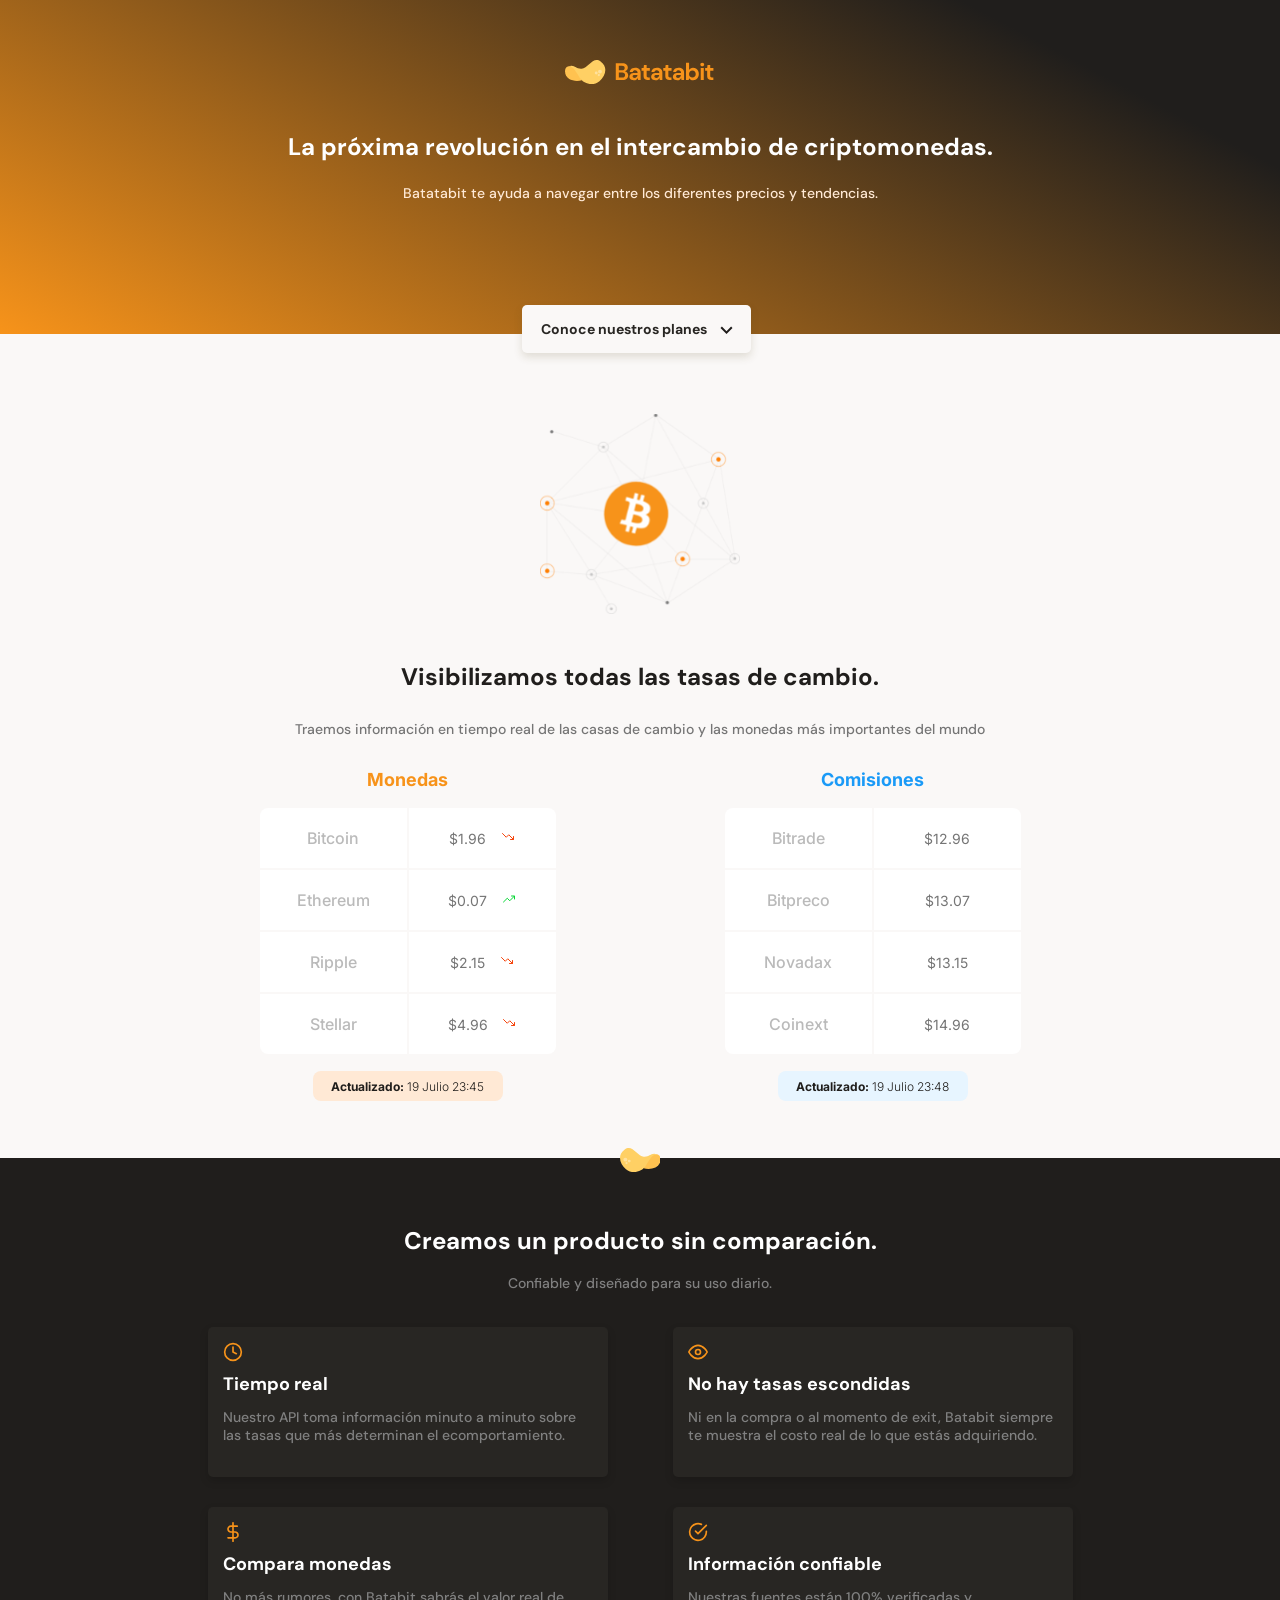
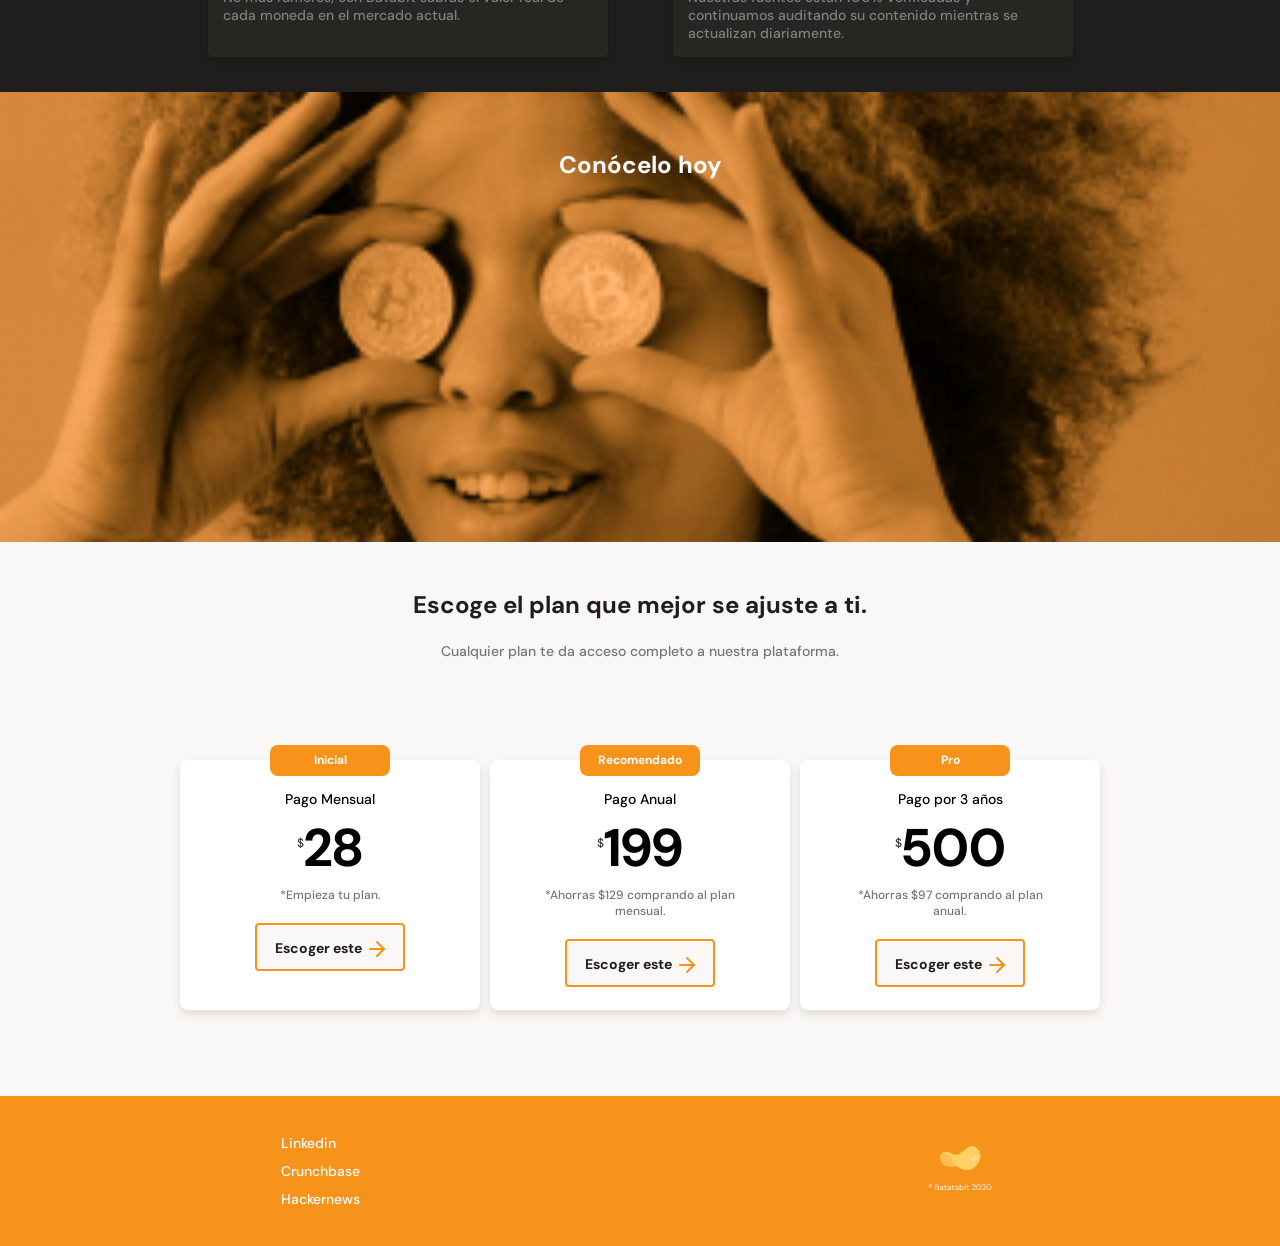
<file: index.html>
<!DOCTYPE html>
<html lang="en">
    <head>
        <meta charset="UTF-8">
        <meta name="viewport" content="width=device-width, initial-scale=1.0">
        <title>Batatabit</title>
        <link rel="preconnect" href="https://fonts.gstatic.com">
        <link href="https://fonts.googleapis.com/css2?family=DM+Sans:wght@400;500;700&family=Inter:wght@300;500&display=swap" rel="stylesheet">
        <link rel="stylesheet" href="./styles.css">
        <link rel="stylesheet" href="./css/tablet.css" media="(min-width: 930px)" >
    </head>
    <body>
        <header>
            <img src="./assets/imgs/batatabit.svg" alt="">
            <div class="header--title-container">
                <h1>La próxima revolución en el intercambio de criptomonedas.</h1>
                <p>Batatabit te ayuda a navegar entre los diferentes precios y tendencias.</p>
                <a href="#plans" class="header--button">Conoce nuestros planes <span></span></a>
            </div>            
        </header>
        <main>
            <section class="main--exchange-container">
                <div class="backgroundImg"></div>
                <div class="main--exchange-container--title">
                    <h2>Visibilizamos todas las tasas de cambio.</h2>
                    <p>Traemos información en tiempo real de las casas de cambio y las monedas más importantes del mundo</p>
                </div>
                <section class="main-tables-container">
                    <!-- Main table -->
                    <div class="main-currency-table">                        
                        <p class="currency-table--moneytitle">Monedas</p>
                        <div class="currency-table--container">
                            <table>
                                <!-- T row -->
                                <tr>
                                    <!-- T data -->
                                    <td class="table__top-left">Bitcoin</td>
                                    <td class="table__top-right table__right">$1.96 <span class="down"></span></td>
                                </tr>
                                <tr>
                                    <td>Ethereum</td>
                                    <td class="table__right">$0.07 <span class="up"></span></td>
                                </tr>
                                <tr>
                                    <td>Ripple</td>
                                    <td class="table__right">$2.15 <span class="down"></span></td>
                                </tr>
                                <tr>
                                    <td class="table__bottom-left">Stellar</td>
                                    <td class="table__bottom-right table__right">$4.96 <span class="down"></span></td>
                                </tr>
                            </table>
                        </div>
                        <div class="currency-table--date date__currency">
                            <p><b>Actualizado:</b> 19 Julio 23:45</p>
                        </div>
                    </div>
                    <!-- Second table -->
                    <div class="main-currency-table">                        
                        <p class="currency-table--comissiontitle">Comisiones</p>
                        <div class="currency-table--container">
                            <table>
                                <!-- T row -->
                                <tr>
                                    <!-- T data -->
                                    <td class="table__top-left">Bitrade</td>
                                    <td class="table__top-right table__right">$12.96</td>
                                </tr>
                                <tr>
                                    <td>Bitpreco</td>
                                    <td class="table__right">$13.07</td>
                                </tr>
                                <tr>
                                    <td>Novadax</td>
                                    <td class="table__right">$13.15</td>
                                </tr>
                                <tr>
                                    <td class="table__bottom-left">Coinext</td>
                                    <td class="table__bottom-right table__right">$14.96</td>
                                </tr>
                            </table>
                        </div>
                        <div class="currency-table--date date__comission">
                            <p><b>Actualizado:</b> 19 Julio 23:48</p>
                        </div>
                    </div>
                </section>

            </section>
            <!-- Main product detail -->
            <section class="main-product-detail">
                <span class="product-detail--batata-logo"></span>
                <div class="product-detail--title">
                    <h2>Creamos un producto sin comparación.</h2>
                    <p>Confiable y diseñado para su uso diario.</p>
                </div>
                <section class="product-cards--container">
                    <article class="product-detail--card">
                        <span class="clock"></span>
                        <p class="product--card-title">Tiempo real</p>
                        <p class="product--card-body">Nuestro API toma información minuto a minuto sobre las tasas que más determinan el ecomportamiento.</p>
                    </article>
                    <article class="product-detail--card">
                        <span class="eye"></span>
                        <p class="product--card-title">No hay tasas escondidas</p>
                        <p class="product--card-body">Ni en la compra o al momento de exit, Batabit siempre te muestra el costo real de lo que estás adquiriendo.</p>
                    </article>
                    <article class="product-detail--card">
                        <span class="dollar"></span>
                        <p class="product--card-title">Compara monedas</p>
                        <p class="product--card-body">No más rumores, con Batabit sabrás el valor real de cada moneda en el mercado actual.</p>
                    </article>
                    <article class="product-detail--card">
                        <span class="check"></span>
                        <p class="product--card-title">Información confiable</p>
                        <p class="product--card-body">Nuestras fuentes están 100% verificadas y continuamos auditando su contenido mientras se actualizan diariamente.</p>
                    </article>
                </section>
            </section>
            <!-- Hero section -->
            <section class="bitcoin-img-container">
                <h2>Conócelo hoy</h2>
            </section>
            <!-- Payment section -->
            <section id="plans" class="main-plans-container">
                <div class="plans--title">
                    <h2>Escoge el plan que mejor se ajuste a ti.</h2>
                    <p>Cualquier plan te da acceso completo a nuestra plataforma.</p>
                </div>
                <section class="plans-container--slider">
                    <article class="plans-container--card">
                        <p class="recommended">Inicial</p>
                        <div class="plan-info-container">
                            <h3 class="plan-card--title">Pago Mensual</h3>
                            <p class="plan-card--price"><span>$</span>28</p>
                            <p class="plan-card--saving">*Empieza tu plan.</p>
                            <button class="plan-card--ca">Escoger este <span></span></button>
                        </div>
                    </article>
                    <article class="plans-container--card">
                        <p class="recommended">Recomendado</p>
                        <div class="plan-info-container">
                            <h3 class="plan-card--title">Pago Anual</h3>
                            <p class="plan-card--price"><span>$</span>199</p>
                            <p class="plan-card--saving">*Ahorras $129 comprando al plan mensual.</p>
                            <button class="plan-card--ca">Escoger este <span></span></button>
                        </div>
                    </article>
                    <article class="plans-container--card">
                        <p class="recommended">Pro</p>
                        <div class="plan-info-container">
                            <h3 class="plan-card--title">Pago por 3 años</h3>
                            <p class="plan-card--price"><span>$</span>500</p>
                            <p class="plan-card--saving">*Ahorras $97 comprando al plan anual.</p>
                            <button class="plan-card--ca">Escoger este <span></span></button>
                        </div>
                    </article>
                </section>
            </section>
        </main>
        <footer>
            <section class="left">
                <ul>
                    <li><a href="#">Linkedin</a></li>
                    <li><a href="#">Crunchbase</a></li>
                    <li><a href="#">Hackernews</a></li>
                </ul>
            </section>
            <section class="right">
                <img src="./assets/imgs/LogoFooter.svg" alt="Logo de batatabit 2020">
            </section>
        </footer>
    </body>
</html>
</file>
<file: styles.css>
/*
1. Posicionamiento
2. Modelo de caja (Box model)
3. Tipografía
4. Visuales
5. Otros
*/
:root {
    /* Colores */
    --bitcoin-orange: #F7931A;
    --soft-orange: #FFE9D5;
    --secondary-blue: #1A9AF7;
    --soft-blue: #E7F5FF;
    --warm-black: #201E1C;
    --black: #282623;
    --grey: #BABABA;
    --off-white: #FAF8F7;
    --just-white: #FFFFFF;
    --warm-grey: #757575;
    --dark-grey: #808080;
}

* {
    box-sizing: border-box;
    margin: 0px;
    padding: 0px;
}

html {
    font-size: 62.5%;
    font-family: 'DM Sans', sans-serif;
}

header {
    position: relative;
    display: flex;
    flex-direction: column;
    justify-content: center;
    width: 100%;
    min-width: 320px;
    height: 334px;
    text-align: center;
    background: linear-gradient(207.8deg, var(--warm-black) 16.69%, var(--bitcoin-orange) 100%);
}

header img {
    width: 150px;
    height: 24px;
    margin-top: 60px;
    align-self: center;
}

.header--title-container {
    width: 90%;
    min-width: 288px;
    max-width: 900px;
    height: 218px;
    margin-top: 50px;
    text-align: center;
    align-self: center;
}

.header--title-container h1 {
    font-size: 2.4rem;
    font-weight: bold;
    line-height: 2.6rem;
    color: var(--just-white);
}

.header--title-container p {
    margin-top: 20px;
    font-size: 1.4rem;
    font-weight: 500;
    line-height: 2.6rem;
    color: var(--soft-orange);
}

.header--title-container .header--button {
    position: absolute;
    left: calc(50% - 118px);
    top: 270px;
    display: block;
    margin-top: 35px;
    padding: 15px;
    width: 229px;
    height: 48px;
    background-color: var(--off-white);
    /* Sombra */
    box-shadow: 0px 4px 8px rgba(89, 73, 30, 0.16);
    border: none;
    border-radius: 5px;
    font-size: 1.4rem;
    font-weight: bold;
    text-decoration: none;
    color: var(--black);
}

.header--button span{
    display: inline-block;
    width: 13px;
    height: 8px;
    margin-left: 10px;
    background-image: url('./assets/icons/Vector.svg')
}

main {
    width: 100%;
    height: auto;   /* El mismo contenido asigna el alto */
    background-color: var(--off-white);
}

.main--exchange-container {
    width: 100%;
    height: auto;
    padding-top: 80px;
    padding-bottom: 30px;
    text-align: center;
}

.main--exchange-container--title {
    width: 90%;
    min-width: 288px;
    max-width: 900px;
    margin: 0 auto;
}

.main--exchange-container .backgroundImg {
    width: 200px;
    height: 200px;
    margin: 0 auto;
    margin-bottom: 50px;
    background-image: url('./assets/imgs/bitcoin.svg');
    background-size: cover;
    background-position: center;
    background-repeat: no-repeat;
}

.main--exchange-container h2 {
    margin-bottom: 30px;
    font-size: 2.4rem;
    font-weight: bold;
    line-height: 2.6rem;
    color: var(--warm-black);
}

.main--exchange-container p {
    margin-bottom: 30px;
    font-size: 1.4rem;
    font-weight: 500;
    line-height: 1.8rem;
    color: var(--warm-grey);
}

.main-currency-table {
    width: 70%;
    min-width: 235px;
    max-width: 500px;
    height: 360px;
    margin: 0 auto;
    font-family: "Inter", sans-serif;
}

.main-currency-table p {
    margin-bottom: 15px;
    font-size: 1.8rem;
    font-weight: bold;
    line-height: 2.3rem;
    text-align: center;
}

.main-currency-table .currency-table--moneytitle {
    color: var(--bitcoin-orange);    
}

.main-currency-table .currency-table--comissiontitle {
    color: var(--secondary-blue);        
}

.main-currency-table .currency-table--container {
    width: 90%;
    min-width: 230px;
    max-width: 300px;
    height: 250px;
    margin: 0 auto;    
}

.currency-table--container table {
    width: 100%;
    height: 100%;
}

.currency-table--container td {
    width: 50%;
    font-size: 1.6rem;
    font-weight: 500;
    line-height: 1.9rem;
    color: var(--grey);
    background-color: var(--just-white);    
}

.currency-table--container .table__top-left {
    border-radius: 8px 0px 0px 0px;
}

.currency-table--container .table__bottom-left {
    border-radius: 0px 0px 0px 8px;
}

.currency-table--container .table__top-right {
    border-radius: 0px 8px 0px 0px;
}

.currency-table--container .table__bottom-right {
    border-radius: 0px 0px 8px 0px;
}

.currency-table--container .table__right {
    font-size: 1.4rem;
    font-weight: normal;
    line-height: 1.7rem;
    color: var(--warm-grey);
}

.currency-table--container span {
    display: inline-block;
    width: 15px;
    height: 15px;
    margin-left: 10px;    
    background-position: center;
    background-repeat: no-repeat;
}

.currency-table--container .down {
    background-image: url('./assets/icons/trending-down.svg');    
}

.currency-table--container .up {
    background-image: url('./assets/icons/trending-up.svg');   
}

.currency-table--date {
    width: 190px; /* PARA EVITAR EL DESBORDAMIENTO DEL TEXTO SE PUEDE PONER WIDTH: MAX-CONTENT*/
    height: 30px;
    margin: 0 auto;
    margin-top: 15px;
    padding: 8px;    
    border-radius: 8px;
}

.currency-table--date p {
    font-size: 1.2rem;
    line-height: 1.5rem;
    text-align: center;
    color: var(--warm-black);
    font-weight: 300;
}

.date__comission {    
    background-color: var(--soft-blue);
}

.date__currency {
    background-color: var(--soft-orange);
}

/* Main product detail */
.main-product-detail {
    position: relative;
    width: 100%;
    min-width: 320px;
    height: auto;
    padding: 20px 10px;
    background-color: var(--warm-black);
}

.product-detail--batata-logo {
    position: absolute;
    width: 40px;
    height: 25px;
    top: -10px;
    left: calc(50% - 20px);
    background-image: url('./assets/icons/batataLogo.svg');
}

.product-detail--title {
    width: 90%;
    min-width: 288px;
    height: auto;
    margin: 0 auto;
    margin-top: 50px;
    text-align: center;
}

.product-detail--title h2 {
    margin-bottom: 20px;
    font-size: 2.4rem;
    font-weight: bold;
    line-height: 2.6rem;
    color: var(--just-white);
}

.product-detail--title p {
    margin-bottom: 20px;
    font-size: 1.4rem;
    line-height: 1.8rem;
    font-weight: 500;
    color: var(--dark-grey);
}

.product-detail--card {
    width: 90%;
    min-width: 288px;
    max-width: 400px;
    min-height: 150px;
    margin: 15px auto;
    padding: 15px;
    background-color: var(--black);
    border-radius: 5px;
    box-shadow: 0px 4px 8px rgba(0, 0, 0, 0.16);
}

.product-detail--card span {
    display: inline-block;
    width: 20px;
    height: 20px;
    margin-bottom: 10px;    
    background-size: cover;
    background-position: center;
    background-repeat: no-repeat;
}

.clock {
    background-image: url('./assets/icons/clock.svg');
}

.eye {
    background-image: url('./assets/icons/eye.svg');
}

.dollar {
    background-image: url('./assets/icons/dollar-sign.svg');
}

.check {
    background-image: url('./assets/icons/check-circle.svg');
}

.product--card-title {
    margin-bottom: 15px;
    font-size: 1.8rem;
    font-weight: bold;
    line-height: 1.8rem;
    color: var(--just-white);
}

.product--card-body {
    font-size: 1.4rem;
    font-weight: 500;
    line-height: 1.8rem;
    color: var(--dark-grey);
}

.bitcoin-img-container {
    width: 100%;
    min-width: 320px;
    height: 50vh;
    background-image: url('./assets/imgs/bitcoinbaby.jpg');
    background-position: center;
    background-size: cover;
    background-repeat: no-repeat;
}

.bitcoin-img-container h2 {
    padding-top: 60px;
    font-size: 2.4rem;
    font-weight: bold;
    line-height: 26px;
    text-align: center;
    color: var(--just-white);
}

/* Payment Section */
.main-plans-container {
    width: 100%;
    min-width: 320px;
    padding-bottom: 70px;
    text-align: center;
}

.plans--title {
    width: 90%;
    min-width: 288px;
    height: auto;
    margin: 0 auto;
    margin-bottom: 50px;
}

.plans--title h2 {
    padding-top: 50px;
    font-size: 2.4rem;
    font-weight: bold;
    line-height: 2.6rem;
    color: var(--warm-black);
}

.plans--title p {
    padding-top: 24px;
    font-size: 1.4rem;
    font-weight: 500;
    line-height: 18px;
    color: var(--warm-grey);
}

.plans-container--slider {
    display: flex;
    /* gap: 50px; */
    height: 316px;
    overflow-x: scroll;
    overscroll-behavior-x: contain;
    scroll-snap-type: x proximity;
}

.plans-container--card {
    position: relative;
    scroll-snap-align: center;
    width: 70%;
    min-width: 190px;
    max-width: 300px;
    height: 250px;
    margin: 50px 5px 0;
    padding: 0 15px;
    background-color: var(--just-white);
    border-radius: 8px;
    box-shadow: 0px 4px 8px rgba(89, 73, 30, 0.16);
}

.recommended {
    position: absolute;
    width: 120px;
    height: 31px;
    left: calc(50% - 60px);
    top: -15px;
    font-size: 1.2rem;
    font-weight: bold;
    line-height: 1.5rem;
    padding: 8px;
    background-color: var(--bitcoin-orange);
    border-radius: 8px;
    color: var(--just-white);
}

.plan-card--title {
    padding-top: 30px;
    font-size: 1.4rem;
    font-weight: 500;
    line-height: 1.8rem;
    color: black;
}

.plan-card--price {
    padding: 5px 0;
    font-size: 5.3rem;
    font-weight: bold;
    color: black;
}

.plan-card--price span {
    font-size: 1.2rem;
    font-weight: 500;
    color: #363636;
    line-height: 1.5rem;
    vertical-align: super;
}

.plan-card--saving {
    font-size: 1.2rem;
    font-weight: 500;
    color: var(--warm-grey);
    padding: 0 25px;
}

.plan-card--ca {
    width: 150px;
    height: 48px;
    margin-top: 20px;
    background-color: var(--off-white);
    border: 2px solid var(--bitcoin-orange);
    border-radius: 4px;
    font-size: 1.4rem;
    font-weight: bold;
    line-height: 1.8rem;
    color: var(--warm-black);
    font-family: "DM Sans", sans-serif;
}

.plan-card--ca span {
    display: inline-block;
    width: 20px;
    height: 20px;
    background-image: url('./assets/icons/arrow-right.svg');
    vertical-align: text-bottom;
}

footer {
    display: flex;
    width: 100%;
    height: 150px;
    background-color: var(--bitcoin-orange);
}

footer section {
    display: flex;
    width: 50%;
    justify-content: center;
    align-items: center;
}

footer .left ul{
    font-size: 1.4rem;
    font-weight: 500;
    line-height: 1.8rem;
    list-style: none;
}

.left li {
    margin: 10px 0;
}

.left a {
    text-decoration: none;
    color: var(--just-white);
}

/* MEDIA QUERIES */
</file>
<file: css/tablet.css>
.main-tables-container {
    display: flex;    
    width: 930px;
    margin: 0 auto;
}

.product-cards--container {
    display: flex;
    flex-wrap: wrap;
    width: 930px;
    margin: 0 auto;
}

.plans-container--slider {
    justify-content: center;
}
</file>
